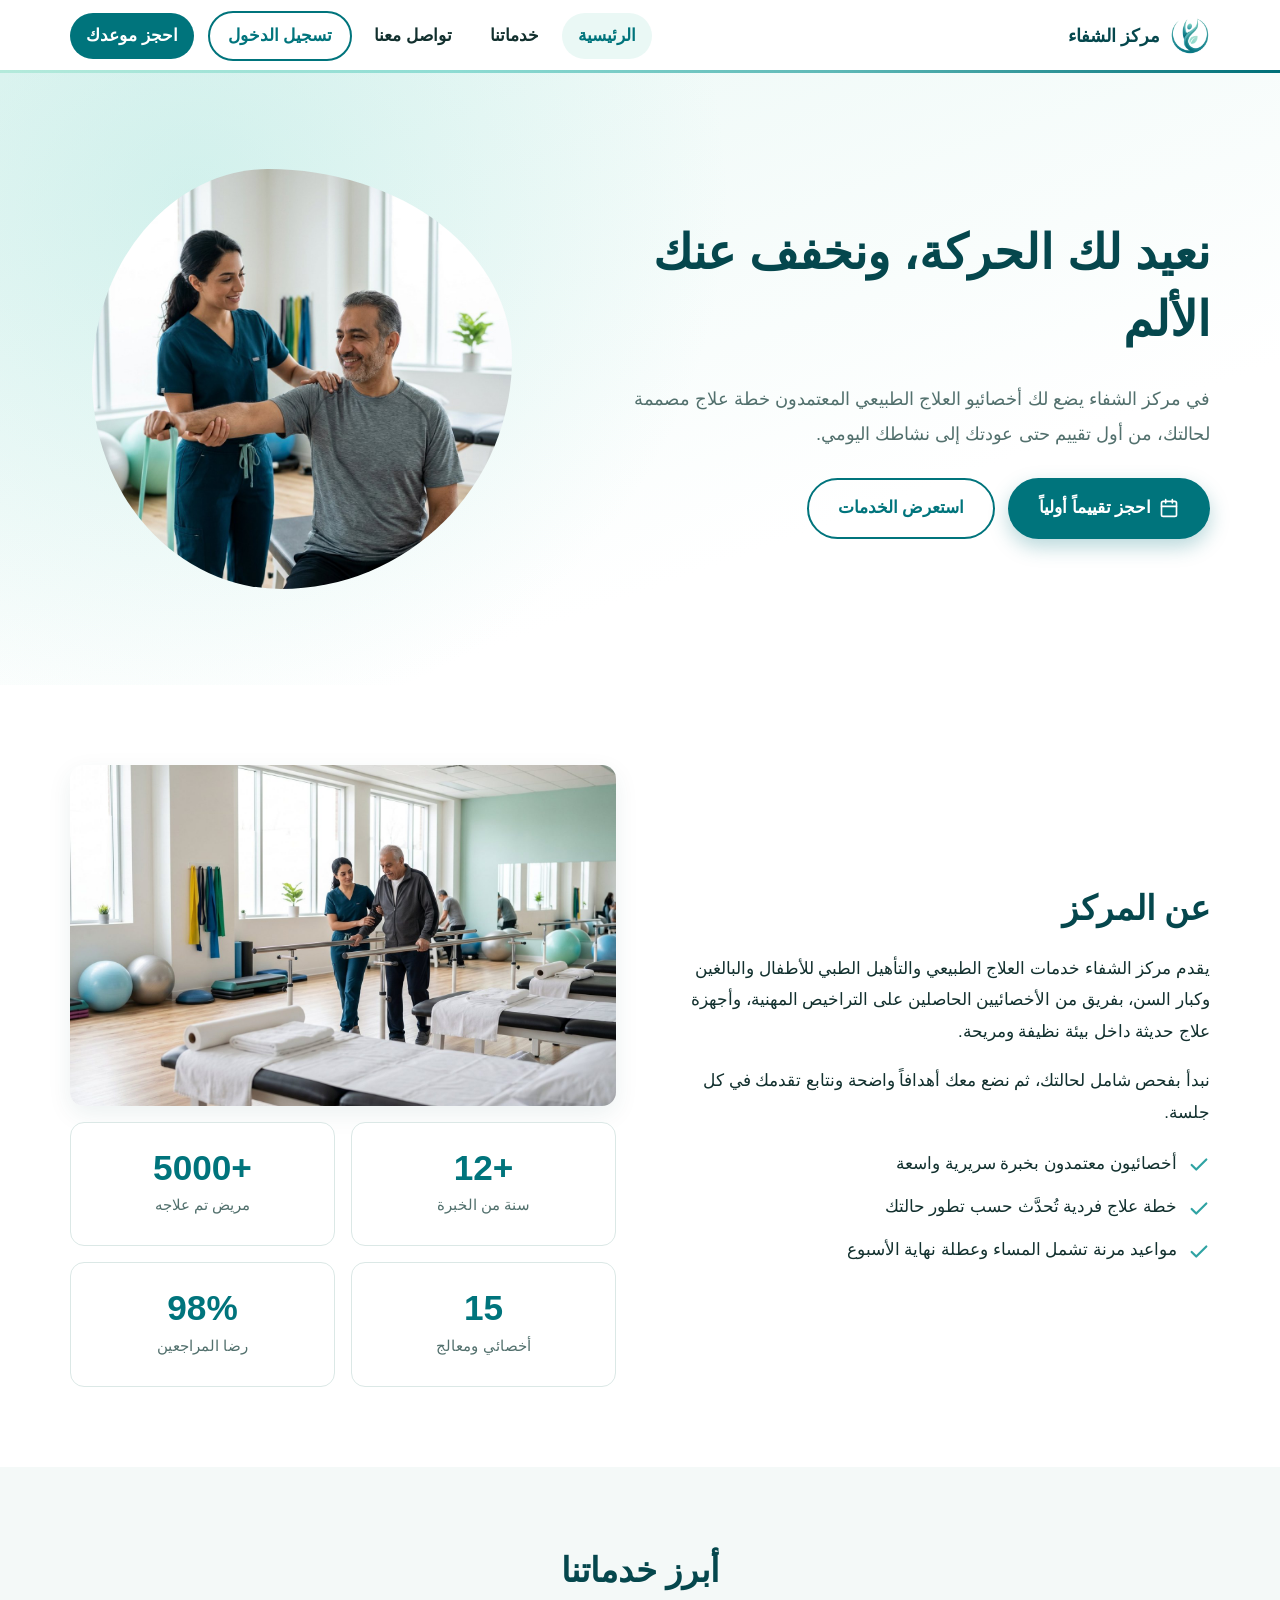
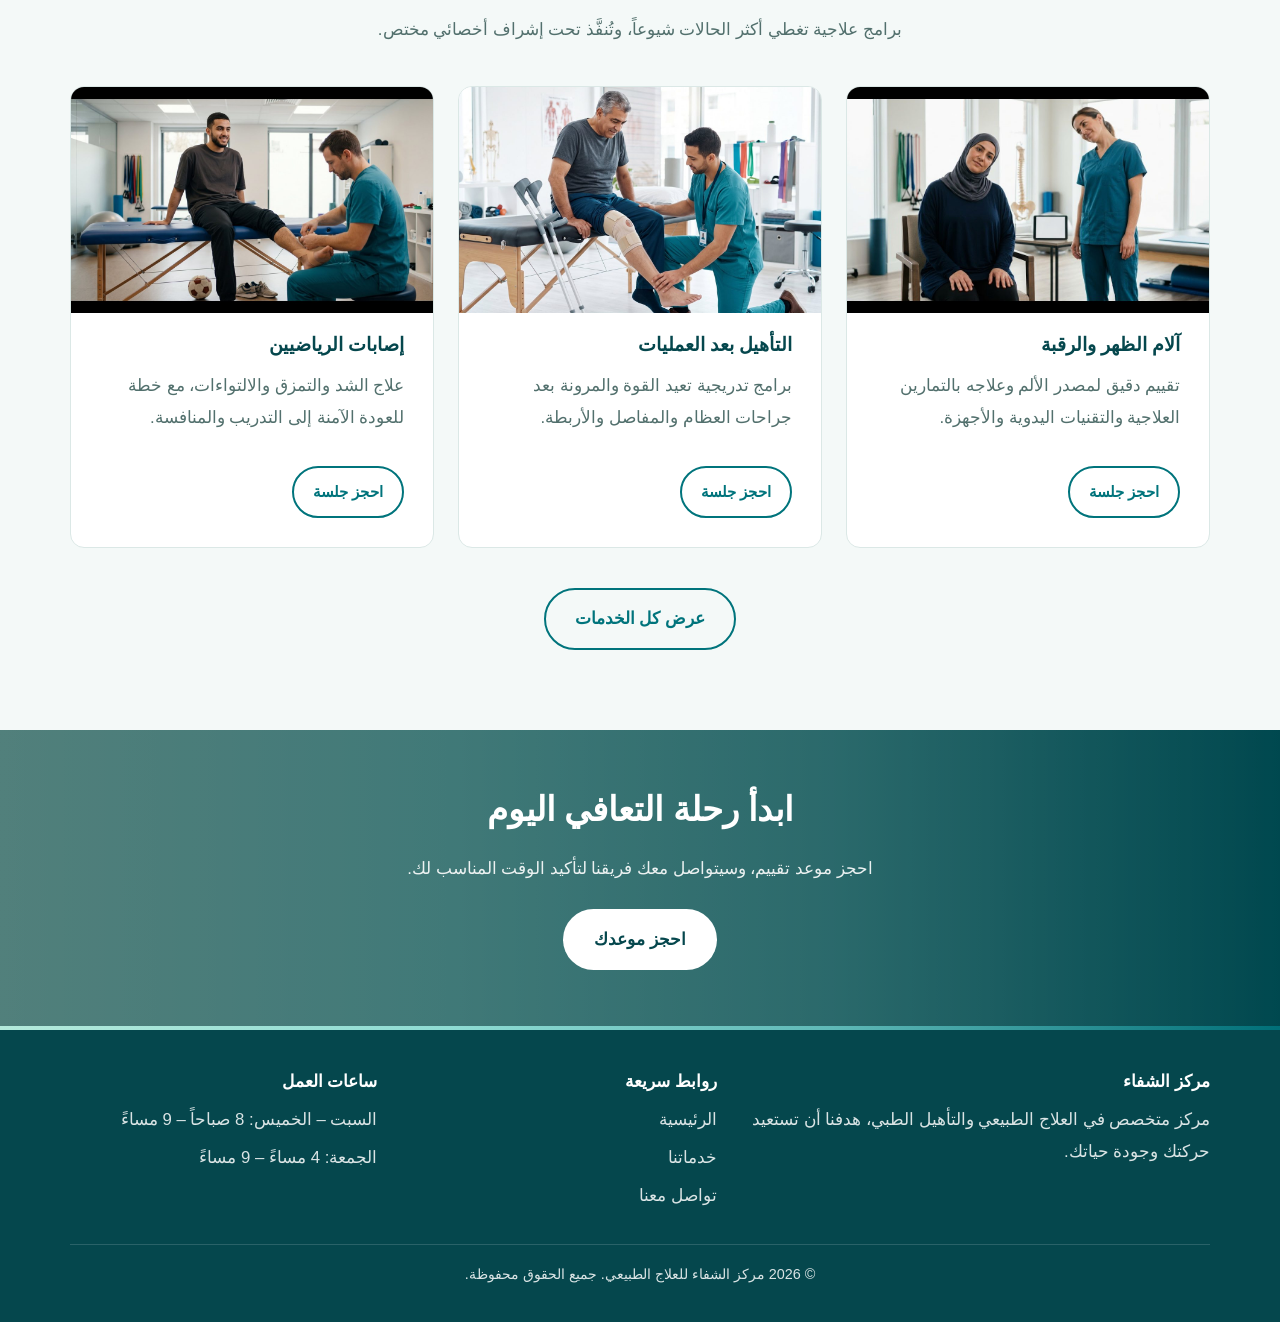
<file: index.html>
<!DOCTYPE html>
<html lang="ar" dir="rtl">
<head>
  <meta charset="UTF-8">
  <meta name="viewport" content="width=device-width, initial-scale=1">
  <title>مركز الشفاء للعلاج الطبيعي والتأهيل الطبي</title>
  <meta name="description" content="مركز الشفاء للعلاج الطبيعي والتأهيل الطبي: أخصائيون معتمدون، أجهزة حديثة، وخطط علاج مصممة لحالتك.">
  <link rel="stylesheet" href="Css/style.css">
</head>
<body>

  <header class="site-header">
    <div class="container nav">
      <a class="logo" href="index.html">
        <img src="images/logo.png" alt="شعار مركز الشفاء" width="40" height="40">
        <span>مركز الشفاء</span>
      </a>
      <button class="nav-toggle" aria-expanded="false" aria-controls="nav-menu" aria-label="فتح القائمة">
        <svg width="28" height="28" viewBox="0 0 24 24" fill="none" stroke="currentColor" stroke-width="2" stroke-linecap="round" aria-hidden="true"><path d="M3 6h18M3 12h18M3 18h18"/></svg>
      </button>
      <ul class="nav-menu" id="nav-menu">
        <li><a href="index.html">الرئيسية</a></li>
        <li><a href="services.html">خدماتنا</a></li>
        <li><a href="contact.html">تواصل معنا</a></li>
        <li><button type="button" class="btn-login" id="auth-btn">تسجيل الدخول</button></li>
        <li><a class="nav-cta" href="contact.html#booking" data-auth>احجز موعدك</a></li>
      </ul>
    </div>
  </header>

  <main>
    <section class="hero">
      <div class="container hero-grid">
        <div class="hero-text">
          <h1>نعيد لك الحركة، ونخفف عنك الألم</h1>
          <p>في مركز الشفاء يضع لك أخصائيو العلاج الطبيعي المعتمدون خطة علاج مصممة لحالتك، من أول تقييم حتى عودتك إلى نشاطك اليومي.</p>
          <div class="hero-actions">
            <a class="btn btn-primary" href="contact.html#booking" data-auth>
              <svg width="20" height="20" viewBox="0 0 24 24" fill="none" stroke="currentColor" stroke-width="2" stroke-linecap="round" stroke-linejoin="round" aria-hidden="true"><rect x="3" y="4" width="18" height="18" rx="2"/><path d="M16 2v4M8 2v4M3 10h18"/></svg>
              احجز تقييماً أولياً
            </a>
            <a class="btn btn-outline" href="services.html">استعرض الخدمات</a>
          </div>
        </div>
        <div class="hero-visual">
          <img src="images/hero-clinic.jpg" alt="صورة مركز الشفاء للعلاج الطبيعي" width="420" height="420">
        </div>
      </div>
    </section>

    <section class="section" id="about">
      <div class="container about-grid">
        <div>
          <h2>عن المركز</h2>
          <p>يقدم مركز الشفاء خدمات العلاج الطبيعي والتأهيل الطبي للأطفال والبالغين وكبار السن، بفريق من الأخصائيين الحاصلين على التراخيص المهنية، وأجهزة علاج حديثة داخل بيئة نظيفة ومريحة.</p>
          <p>نبدأ بفحص شامل لحالتك، ثم نضع معك أهدافاً واضحة ونتابع تقدمك في كل جلسة.</p>
          <ul class="check-list">
            <li>
              <svg width="22" height="22" viewBox="0 0 24 24" fill="none" stroke="currentColor" stroke-width="2.4" stroke-linecap="round" stroke-linejoin="round" aria-hidden="true"><path d="M20 6 9 17l-5-5"/></svg>
              <span>أخصائيون معتمدون بخبرة سريرية واسعة</span>
            </li>
            <li>
              <svg width="22" height="22" viewBox="0 0 24 24" fill="none" stroke="currentColor" stroke-width="2.4" stroke-linecap="round" stroke-linejoin="round" aria-hidden="true"><path d="M20 6 9 17l-5-5"/></svg>
              <span>خطة علاج فردية تُحدَّث حسب تطور حالتك</span>
            </li>
            <li>
              <svg width="22" height="22" viewBox="0 0 24 24" fill="none" stroke="currentColor" stroke-width="2.4" stroke-linecap="round" stroke-linejoin="round" aria-hidden="true"><path d="M20 6 9 17l-5-5"/></svg>
              <span>مواعيد مرنة تشمل المساء وعطلة نهاية الأسبوع</span>
            </li>
          </ul>
        </div>
        <div>
          <div class="about-media"><img src="images/about-center.jpg" alt="صورة من داخل المركز" loading="lazy" width="640" height="400"></div>
        <div class="stats">
          <div class="stat"><strong>+12</strong><span>سنة من الخبرة</span></div>
          <div class="stat"><strong>+5000</strong><span>مريض تم علاجه</span></div>
          <div class="stat"><strong>15</strong><span>أخصائي ومعالج</span></div>
          <div class="stat"><strong>98%</strong><span>رضا المراجعين</span></div>
        </div>
        </div>
      </div>
    </section>

    <section class="section section-alt">
      <div class="container">
        <div class="section-head">
          <h2>أبرز خدماتنا</h2>
          <p>برامج علاجية تغطي أكثر الحالات شيوعاً، وتُنفَّذ تحت إشراف أخصائي مختص.</p>
        </div>
        <div class="grid grid-3">
          <article class="card">
            <div class="card-media"><img src="images/service-1.jpg" alt="آلام الظهر والرقبة" loading="lazy" width="600" height="375"></div>
            <h3>آلام الظهر والرقبة</h3>
            <p>تقييم دقيق لمصدر الألم وعلاجه بالتمارين العلاجية والتقنيات اليدوية والأجهزة.</p>
          <a class="btn btn-outline card-btn" href="contact.html#booking" data-auth data-service="آلام الظهر والرقبة">احجز جلسة</a>
          </article>
          <article class="card">
            <div class="card-media"><img src="images/service-2.jpg" alt="التأهيل بعد العمليات" loading="lazy" width="600" height="375"></div>
            <h3>التأهيل بعد العمليات</h3>
            <p>برامج تدريجية تعيد القوة والمرونة بعد جراحات العظام والمفاصل والأربطة.</p>
          <a class="btn btn-outline card-btn" href="contact.html#booking" data-auth data-service="التأهيل بعد العمليات">احجز جلسة</a>
          </article>
          <article class="card">
            <div class="card-media"><img src="images/service-3.jpg" alt="إصابات الرياضيين" loading="lazy" width="600" height="375"></div>
            <h3>إصابات الرياضيين</h3>
            <p>علاج الشد والتمزق والالتواءات، مع خطة للعودة الآمنة إلى التدريب والمنافسة.</p>
          <a class="btn btn-outline card-btn" href="contact.html#booking" data-auth data-service="إصابات الملاعب">احجز جلسة</a>
          </article>
        </div>
        <div class="section-head" style="margin: 2.5rem auto 0;">
          <a class="btn btn-outline" href="services.html">عرض كل الخدمات</a>
        </div>
      </div>
    </section>

    <section class="cta-band">
      <div class="container">
        <h2>ابدأ رحلة التعافي اليوم</h2>
        <p>احجز موعد تقييم، وسيتواصل معك فريقنا لتأكيد الوقت المناسب لك.</p>
        <a class="btn btn-primary" href="contact.html#booking" data-auth>احجز موعدك</a>
      </div>
    </section>
  </main>

  <footer class="site-footer">
    <div class="container">
      <div class="footer-grid">
        <div>
          <h3>مركز الشفاء</h3>
          <p>مركز متخصص في العلاج الطبيعي والتأهيل الطبي، هدفنا أن تستعيد حركتك وجودة حياتك.</p>
        </div>
        <div>
          <h3>روابط سريعة</h3>
          <ul>
            <li><a href="index.html">الرئيسية</a></li>
            <li><a href="services.html">خدماتنا</a></li>
            <li><a href="contact.html">تواصل معنا</a></li>
          </ul>
        </div>
        <div>
          <h3>ساعات العمل</h3>
          <ul>
            <li>السبت – الخميس: 8 صباحاً – 9 مساءً</li>
            <li>الجمعة: 4 مساءً – 9 مساءً</li>
          </ul>
        </div>
      </div>
      <p class="footer-bottom">© <span id="year">2026</span> مركز الشفاء للعلاج الطبيعي. جميع الحقوق محفوظة.</p>
    </div>
  </footer>

  <script src="Js/script.js"></script>
</body>
</html>
</file>
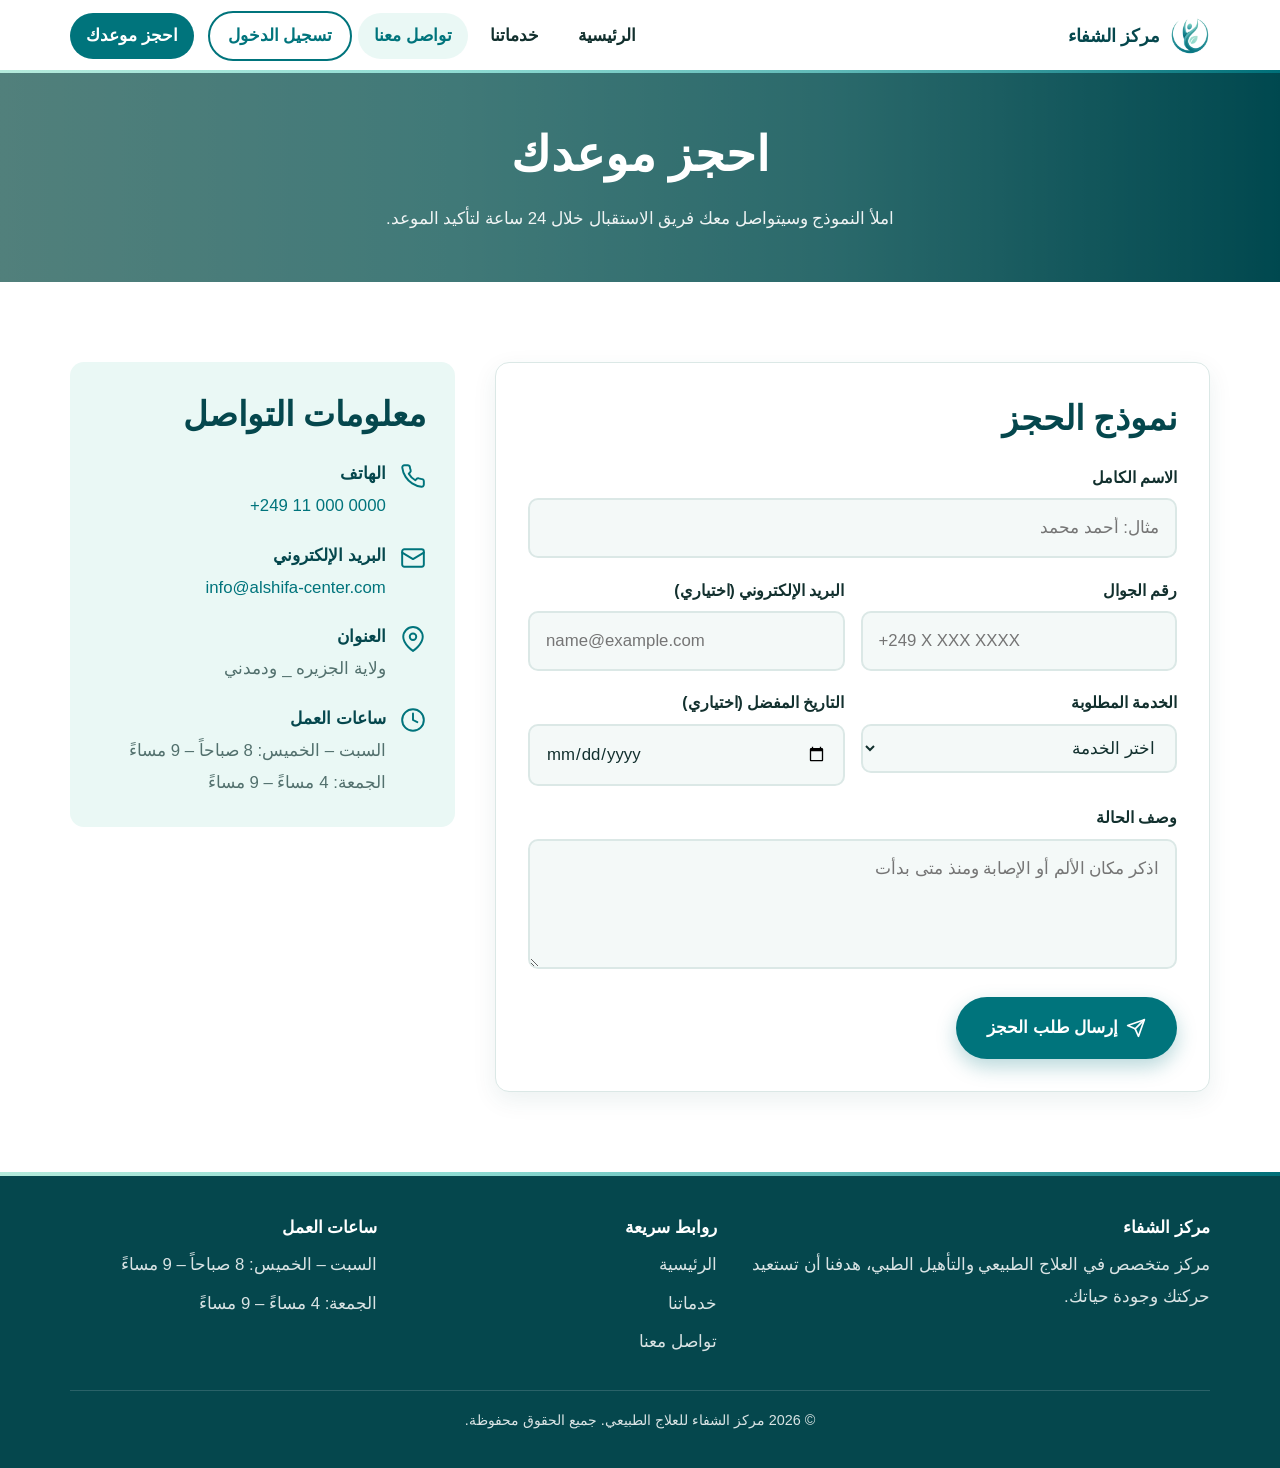
<file: contact.html>
<!DOCTYPE html>
<html lang="ar" dir="rtl">
<head>
  <meta charset="UTF-8">
  <meta name="viewport" content="width=device-width, initial-scale=1">
  <title>تواصل معنا واحجز موعدك | مركز الشفاء</title>
  <meta name="description" content="احجز موعدك في مركز الشفاء للعلاج الطبيعي أو تواصل معنا عبر الهاتف أو البريد الإلكتروني.">
  <link rel="stylesheet" href="Css/style.css">
</head>
<body>

  <header class="site-header">
    <div class="container nav">
      <a class="logo" href="index.html">
        <img src="images/logo.png" alt="شعار مركز الشفاء" width="40" height="40">
        <span>مركز الشفاء</span>
      </a>
      <button class="nav-toggle" aria-expanded="false" aria-controls="nav-menu" aria-label="فتح القائمة">
        <svg width="28" height="28" viewBox="0 0 24 24" fill="none" stroke="currentColor" stroke-width="2" stroke-linecap="round" aria-hidden="true"><path d="M3 6h18M3 12h18M3 18h18"/></svg>
      </button>
      <ul class="nav-menu" id="nav-menu">
        <li><a href="index.html">الرئيسية</a></li>
        <li><a href="services.html">خدماتنا</a></li>
        <li><a href="contact.html">تواصل معنا</a></li>
        <li><button type="button" class="btn-login" id="auth-btn">تسجيل الدخول</button></li>
        <li><a class="nav-cta" href="contact.html#booking" data-auth>احجز موعدك</a></li>
      </ul>
    </div>
  </header>

  <main>
    <section class="page-banner">
      <div class="container">
        <h1>احجز موعدك</h1>
        <p>املأ النموذج وسيتواصل معك فريق الاستقبال خلال 24 ساعة لتأكيد الموعد.</p>
      </div>
    </section>

    <section class="section" id="booking">
      <div class="container contact-grid">

        <form class="contact-form" id="contact-form" novalidate>
          <h2>نموذج الحجز</h2>

          <div class="form-group">
            <label for="name">الاسم الكامل</label>
            <input type="text" id="name" name="name" autocomplete="name" placeholder="مثال: أحمد محمد">
            <small class="form-error" role="alert"></small>
          </div>

          <div class="form-row">
            <div class="form-group">
              <label for="phone">رقم الجوال</label>
              <input type="tel" id="phone" name="phone" autocomplete="tel" dir="ltr" inputmode="tel" placeholder="+249 X XXX XXXX">
              <small class="form-error" role="alert"></small>
            </div>
            <div class="form-group">
              <label for="email">البريد الإلكتروني (اختياري)</label>
              <input type="email" id="email" name="email" autocomplete="email" dir="ltr" placeholder="name@example.com">
              <small class="form-error" role="alert"></small>
            </div>
          </div>

          <div class="form-row">
            <div class="form-group">
              <label for="service">الخدمة المطلوبة</label>
              <select id="service" name="service">
                <option value="">اختر الخدمة</option>
                <option>آلام الظهر والرقبة</option>
                <option>التأهيل بعد العمليات</option>
                <option>إصابات الملاعب</option>
                <option>تأهيل الأعصاب</option>
                <option>العلاج الطبيعي للأطفال</option>
                <option>رعاية كبار السن</option>
                <option>التدليك العلاجي</option>
                <option>العلاج بالأجهزة</option>
                <option>العلاج الطبيعي المنزلي</option>
              </select>
              <small class="form-error" role="alert"></small>
            </div>
            <div class="form-group">
              <label for="date">التاريخ المفضل (اختياري)</label>
              <input type="date" id="date" name="date">
              <small class="form-error" role="alert"></small>
            </div>
          </div>

          <div class="form-group">
            <label for="message">وصف الحالة</label>
            <textarea id="message" name="message" placeholder="اذكر مكان الألم أو الإصابة ومنذ متى بدأت"></textarea>
            <small class="form-error" role="alert"></small>
          </div>

          <button type="submit" class="btn btn-primary">
            <svg width="20" height="20" viewBox="0 0 24 24" fill="none" stroke="currentColor" stroke-width="2" stroke-linecap="round" stroke-linejoin="round" aria-hidden="true"><path d="m22 2-7 20-4-9-9-4 20-7z"/><path d="M22 2 11 13"/></svg>
            إرسال طلب الحجز
          </button>

          <div class="form-success" id="form-success" role="status"></div>
        </form>

        <aside class="info-card">
          <h2>معلومات التواصل</h2>
          <ul class="info-list">
            <li>
              <svg width="26" height="26" viewBox="0 0 24 24" fill="none" stroke="currentColor" stroke-width="1.8" stroke-linecap="round" stroke-linejoin="round" aria-hidden="true"><path d="M22 16.900v3a2 2 0 0 1-2.200 2 19.800 19.800 0 0 1-8.600-3.100 19.500 19.500 0 0 1-6-6A19.800 19.800 0 0 1 2.100 4.200 2 2 0 0 1 4.100 2h3a2 2 0 0 1 2 1.700c.1 1 .4 1.900.7 2.800a2 2 0 0 1-.5 2.100L8.100 9.900a16 16 0 0 0 6 6l1.300-1.300a2 2 0 0 1 2.100-.4c.9.300 1.800.6 2.800.7a2 2 0 0 1 1.700 2z"/></svg>
              <div><strong>الهاتف</strong><a href="tel:+249 110000000" dir="ltr">+249 11 000 0000</a></div>
            </li>
            <li>
              <svg width="26" height="26" viewBox="0 0 24 24" fill="none" stroke="currentColor" stroke-width="1.8" stroke-linecap="round" stroke-linejoin="round" aria-hidden="true"><rect x="2" y="4" width="20" height="16" rx="2"/><path d="m22 7-10 6L2 7"/></svg>
              <div><strong>البريد الإلكتروني</strong><a href="mailto:info@alshifa-center.com">info@alshifa-center.com</a></div>
            </li>
            <li>
              <svg width="26" height="26" viewBox="0 0 24 24" fill="none" stroke="currentColor" stroke-width="1.8" stroke-linecap="round" stroke-linejoin="round" aria-hidden="true"><path d="M21 10c0 7-9 13-9 13S3 17 3 10a9 9 0 0 1 18 0z"/><circle cx="12" cy="10" r="3"/></svg>
              <div><strong>العنوان</strong><span>ولاية الجزيره _ ودمدني</span></div>
            </li>
            <li>
              <svg width="26" height="26" viewBox="0 0 24 24" fill="none" stroke="currentColor" stroke-width="1.8" stroke-linecap="round" stroke-linejoin="round" aria-hidden="true"><circle cx="12" cy="12" r="10"/><path d="M12 6v6l4 2"/></svg>
              <div><strong>ساعات العمل</strong><span>السبت – الخميس: 8 صباحاً – 9 مساءً<br>الجمعة: 4 مساءً – 9 مساءً</span></div>
            </li>
          </ul>
        </aside>

      </div>
    </section>
  </main>

  <footer class="site-footer">
    <div class="container">
      <div class="footer-grid">
        <div>
          <h3>مركز الشفاء</h3>
          <p>مركز متخصص في العلاج الطبيعي والتأهيل الطبي، هدفنا أن تستعيد حركتك وجودة حياتك.</p>
        </div>
        <div>
          <h3>روابط سريعة</h3>
          <ul>
            <li><a href="index.html">الرئيسية</a></li>
            <li><a href="services.html">خدماتنا</a></li>
            <li><a href="contact.html">تواصل معنا</a></li>
          </ul>
        </div>
        <div>
          <h3>ساعات العمل</h3>
          <ul>
            <li>السبت – الخميس: 8 صباحاً – 9 مساءً</li>
            <li>الجمعة: 4 مساءً – 9 مساءً</li>
          </ul>
        </div>
      </div>
      <p class="footer-bottom">© <span id="year">2026</span> مركز الشفاء للعلاج الطبيعي. جميع الحقوق محفوظة.</p>
    </div>
  </footer>

  <script src="Js/script.js"></script>
</body>
</html>
</file>
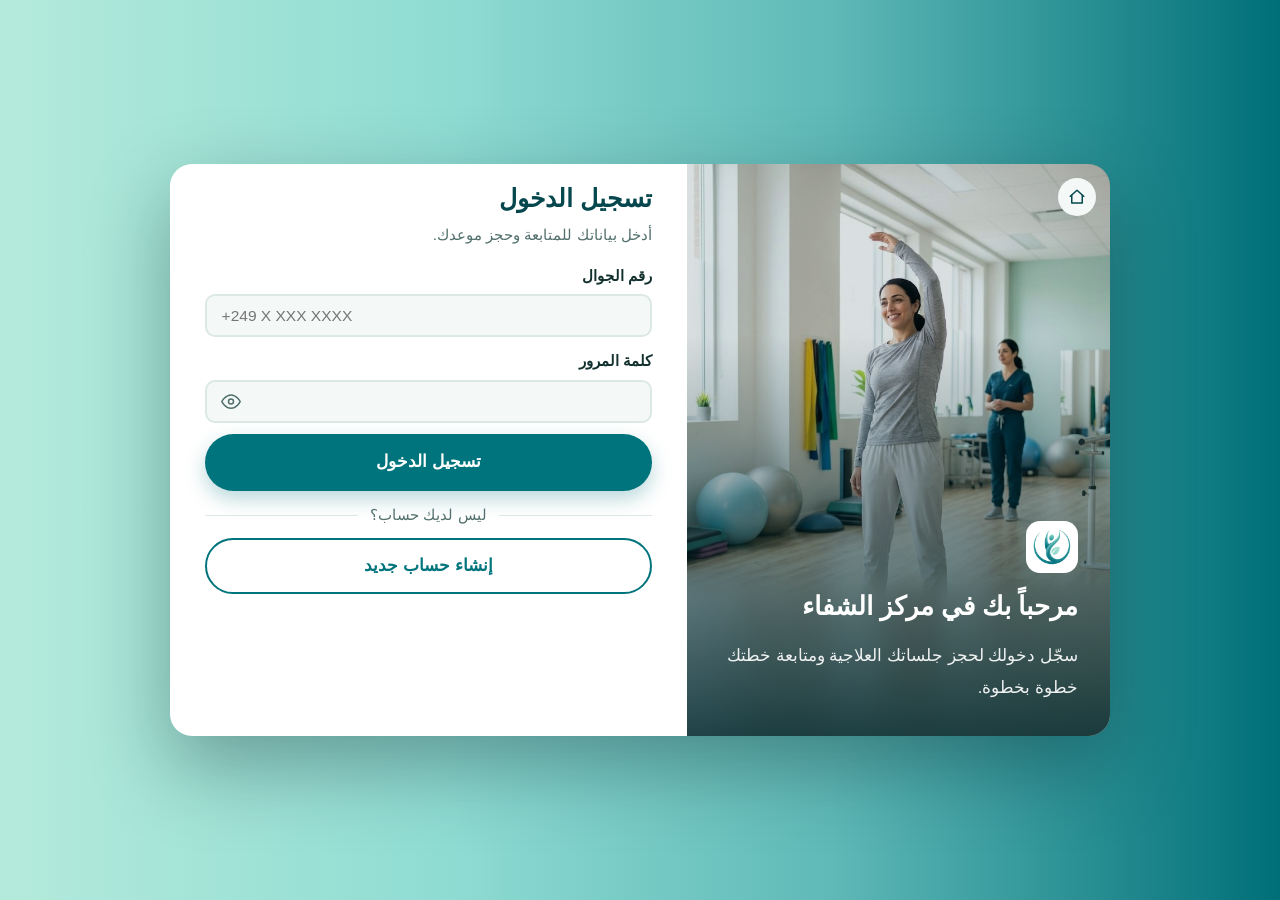
<file: login.html>
<!DOCTYPE html>
<html lang="ar" dir="rtl">
<head>
  <meta charset="UTF-8">
  <meta name="viewport" content="width=device-width, initial-scale=1">
  <title>تسجيل الدخول | مركز الشفاء للعلاج الطبيعي</title>
  <meta name="description" content="سجّل دخولك أو أنشئ حساباً جديداً في مركز الشفاء لحجز جلساتك العلاجية.">
  <link rel="stylesheet" href="Css/style.css">
</head>
<body>

  <main class="auth-page">
      <div class="auth-modal" aria-labelledby="auth-title">
        <a class="auth-close" href="index.html" aria-label="العودة للصفحة الرئيسية" title="العودة للرئيسية">
          <svg width="18" height="18" viewBox="0 0 24 24" fill="none" stroke="currentColor" stroke-width="2" stroke-linecap="round" stroke-linejoin="round" aria-hidden="true">
            <path d="m3 11 9-8 9 8"/>
            <path d="M5 10v10h14V10"/>
          </svg>
        </a>
        <aside class="auth-side">
          <img src="images/auth-side.jpg" alt="">
          <div class="auth-side-text">
            <img class="auth-logo" src="images/logo.png" alt="شعار مركز الشفاء">
            <h2>مرحباً بك في مركز الشفاء</h2>
            <p>سجّل دخولك لحجز جلساتك العلاجية ومتابعة خطتك خطوة بخطوة.</p>
          </div>
        </aside>
        <div class="auth-main">
          <div class="auth-views">
            <section class="auth-view is-active" data-name="login">
              <h2 id="auth-title">تسجيل الدخول</h2>
              <p class="auth-sub">أدخل بياناتك للمتابعة وحجز موعدك.</p>
              <div class="auth-alert" id="login-alert" role="alert">
              </div>
              <form id="login-form" novalidate>
                <div class="form-group">
                  <label for="l-phone">رقم الجوال</label>
                  <input id="l-phone" type="tel" dir="ltr" inputmode="tel" autocomplete="tel" placeholder="+249 X XXX XXXX">
                  <small class="form-error" role="alert">
                  </small>
                </div>
                <div class="form-group">
                  <label for="l-pass">كلمة المرور</label>
                  <div class="pw-wrap">
                    <input id="l-pass" type="password" autocomplete="current-password">
                    <button type="button" class="pw-toggle" data-target="l-pass" aria-label="إظهار أو إخفاء كلمة المرور">
                      <svg width="20" height="20" viewBox="0 0 24 24" fill="none" stroke="currentColor" stroke-width="1.8" stroke-linecap="round" stroke-linejoin="round" aria-hidden="true">
                        <path d="M1 12s4-8 11-8 11 8 11 8-4 8-11 8S1 12 1 12z"/>
                        <circle cx="12" cy="12" r="3"/>
                      </svg>
                    </button>
                  </div>
                  <small class="form-error" role="alert">
                  </small>
                </div>
                <button type="submit" class="btn btn-primary btn-block">تسجيل الدخول</button>
              </form>
              <div class="auth-divider">ليس لديك حساب؟</div>
              <button type="button" class="btn btn-outline btn-block" data-go="register">إنشاء حساب جديد</button>
            </section>
            <section class="auth-view" data-name="register">
              <h2>إنشاء حساب جديد</h2>
              <p class="auth-sub">بيانات بسيطة تساعدنا على خدمتك بشكل أفضل.</p>
              <div class="reg-progress">
                <span id="reg-label">الخطوة 1 من 2: بيانات الحساب</span>
                <div class="reg-bar" id="reg-bar">
                  <span>
                  </span>
                </div>
              </div>
              <div class="auth-alert" id="reg-alert" role="alert">
              </div>
              <form id="register-form" novalidate>
                <div class="reg-steps">
                  <div class="reg-step is-active" data-step="1">
                    <div class="form-row">
<div class="form-group">
                      <label for="r-name">الاسم الكامل</label>
                      <input id="r-name" type="text" autocomplete="name">
                      <small class="form-error" role="alert">
                      </small>
                    </div>
                    <div class="form-group">
                      <label for="r-phone">رقم الجوال</label>
                      <input id="r-phone" type="tel" dir="ltr" inputmode="tel" autocomplete="tel" placeholder="+249 X XXX XXXX">
                      <small class="form-error" role="alert">
                      </small>
                    </div>
</div>
                    <div class="form-row">
<div class="form-group">
                      <label for="r-pass">كلمة المرور</label>
                      <div class="pw-wrap">
                        <input id="r-pass" type="password" autocomplete="new-password">
                        <button type="button" class="pw-toggle" data-target="r-pass" aria-label="إظهار أو إخفاء كلمة المرور">
                          <svg width="20" height="20" viewBox="0 0 24 24" fill="none" stroke="currentColor" stroke-width="1.8" stroke-linecap="round" stroke-linejoin="round" aria-hidden="true">
                            <path d="M1 12s4-8 11-8 11 8 11 8-4 8-11 8S1 12 1 12z"/>
                            <circle cx="12" cy="12" r="3"/>
                          </svg>
                        </button>
                      </div>
                      <small class="form-error" role="alert">
                      </small>
                    </div>
                    <div class="form-group">
                      <label for="r-pass2">تأكيد كلمة المرور</label>
                      <div class="pw-wrap">
                        <input id="r-pass2" type="password" autocomplete="new-password">
                        <button type="button" class="pw-toggle" data-target="r-pass2" aria-label="إظهار أو إخفاء كلمة المرور">
                          <svg width="20" height="20" viewBox="0 0 24 24" fill="none" stroke="currentColor" stroke-width="1.8" stroke-linecap="round" stroke-linejoin="round" aria-hidden="true">
                            <path d="M1 12s4-8 11-8 11 8 11 8-4 8-11 8S1 12 1 12z"/>
                            <circle cx="12" cy="12" r="3"/>
                          </svg>
                        </button>
                      </div>
                      <small class="form-error" role="alert">
                      </small>
                    </div>
</div>
                    <div class="reg-actions">
                      <button type="button" class="btn btn-primary" id="reg-next">التالي</button>
                    </div>
                  </div>
                  <div class="reg-step" data-step="2">
                    <div class="form-row">
                      <div class="form-group">
                        <label for="r-age">العمر</label>
                        <input id="r-age" type="number" min="1" max="120" inputmode="numeric">
                        <small class="form-error" role="alert">
                        </small>
                      </div>
                      <div class="form-group">
                        <label for="r-gender">الجنس</label>
                        <select id="r-gender">
                          <option value="">اختر</option>
                          <option>ذكر</option>
                          <option>أنثى</option>
                        </select>
                        <small class="form-error" role="alert">
                        </small>
                      </div>
                    </div>
                    <div class="form-group">
                      <label for="r-city">السكن (المدينة والحي)</label>
                      <input id="r-city" type="text" autocomplete="address-level2">
                      <small class="form-error" role="alert">
                      </small>
                    </div>
                    <div class="form-group">
                      <label for="r-notes">حالتك الصحية (اختياري)</label>
                      <input id="r-notes" type="text" placeholder="أمراض مزمنة أو إصابات سابقة">
                    </div>
                    <div class="reg-actions">
                      <button type="button" class="btn btn-outline btn-back" id="reg-back">رجوع</button>
                      <button type="submit" class="btn btn-primary">إنشاء الحساب</button>
                    </div>
                  </div>
                </div>
              </form>
              <div class="auth-divider">لديك حساب بالفعل؟</div>
              <button type="button" class="btn btn-outline btn-block" data-go="login">العودة لتسجيل الدخول</button>
            </section>
          </div>
        </div>
      </div>
  </main>

  <script src="Js/script.js"></script>
</body>
</html>
</file>
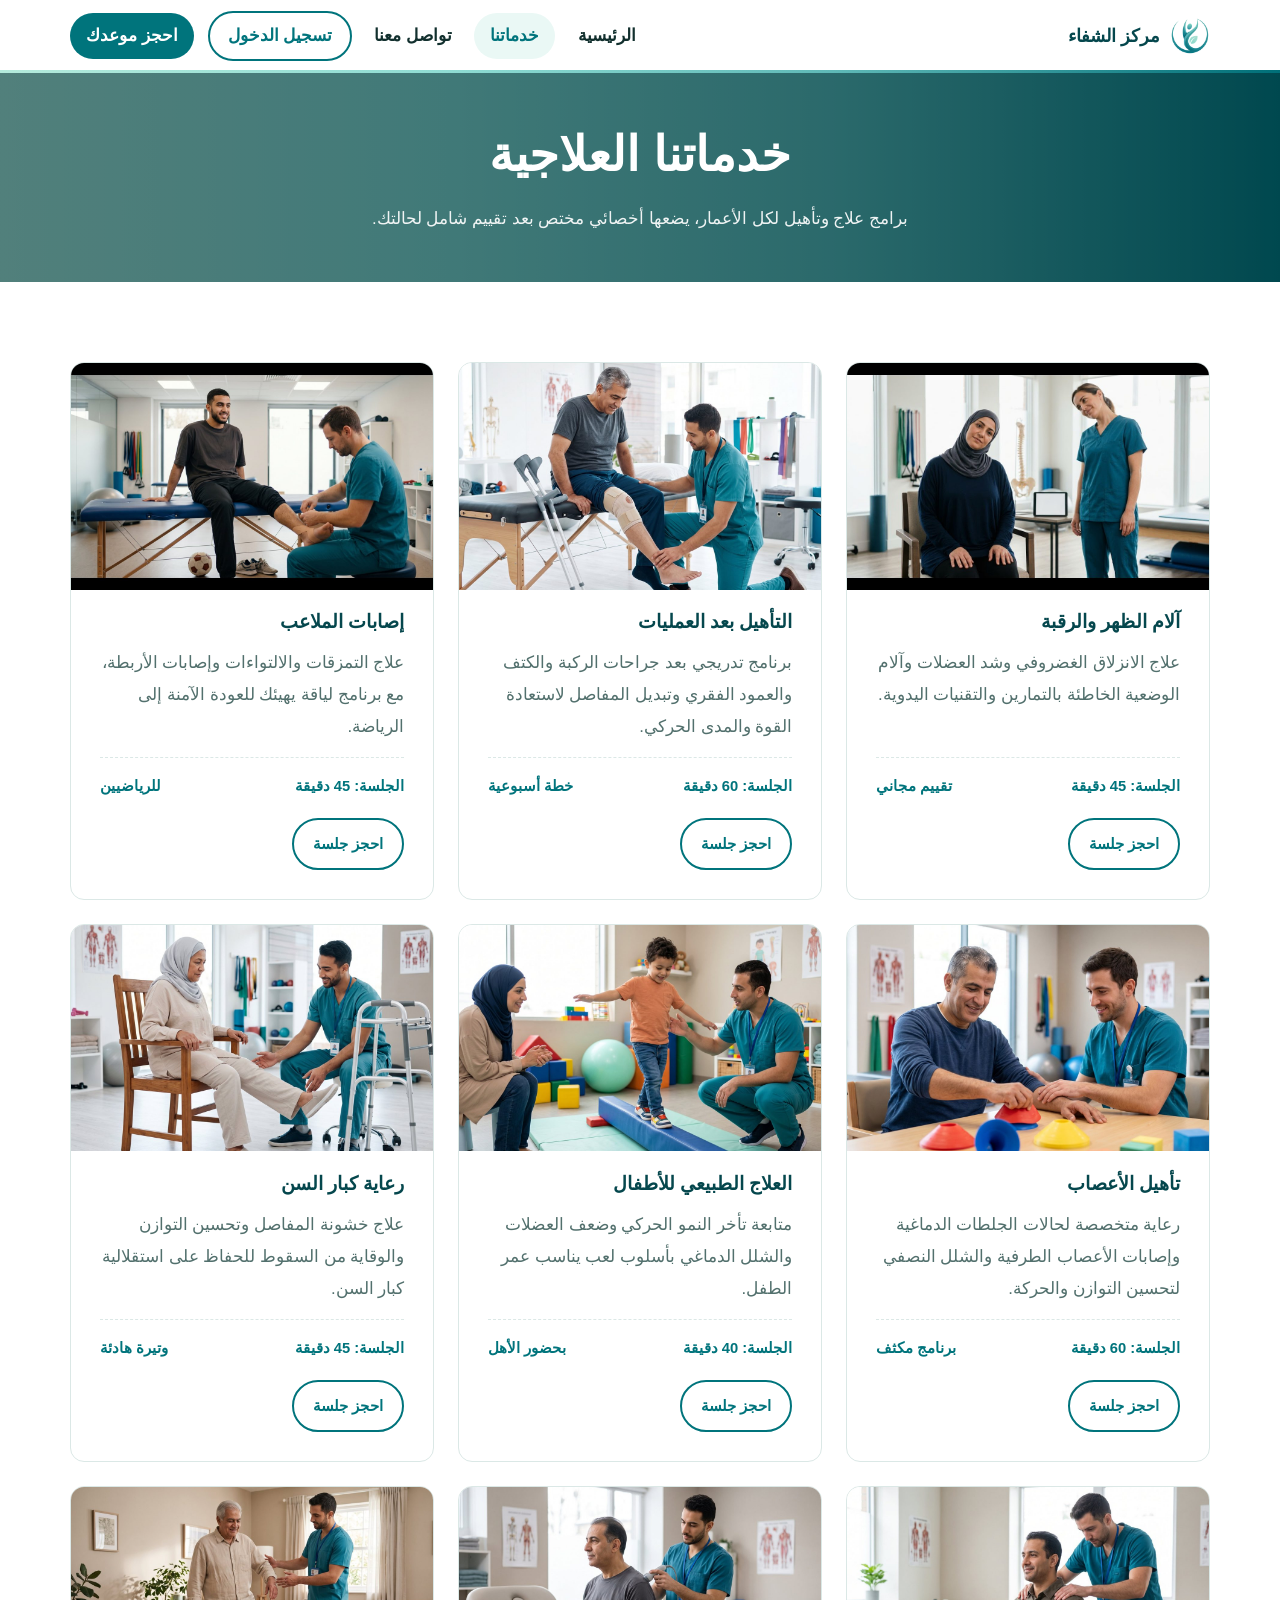
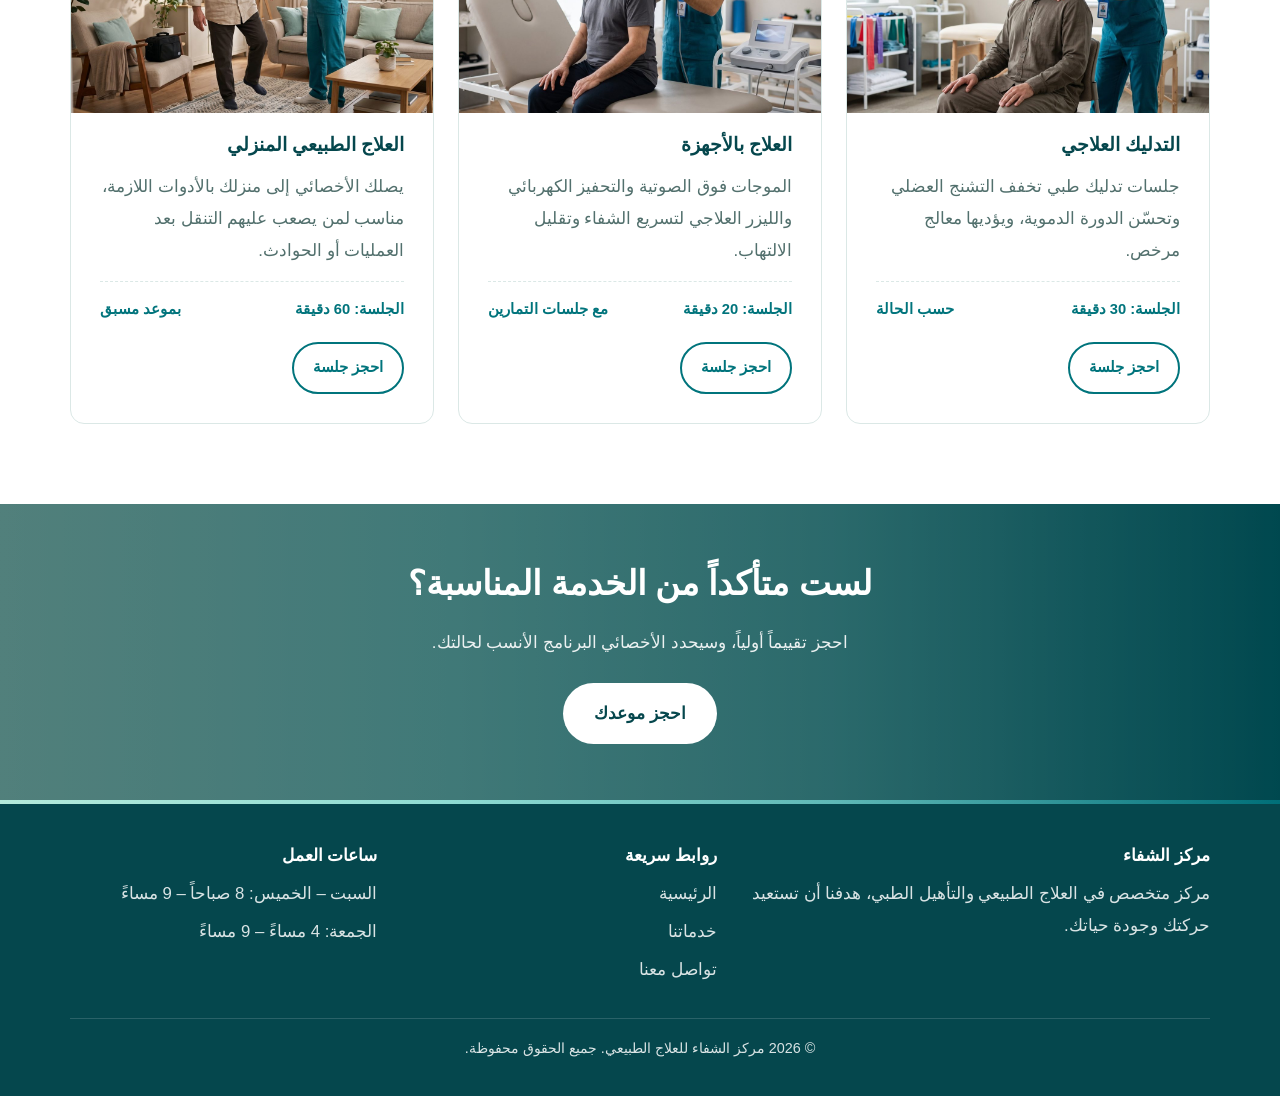
<file: services.html>
<!DOCTYPE html>
<html lang="ar" dir="rtl">
<head>
  <meta charset="UTF-8">
  <meta name="viewport" content="width=device-width, initial-scale=1">
  <title>خدماتنا | مركز الشفاء للعلاج الطبيعي</title>
  <meta name="description" content="خدمات العلاج الطبيعي والتأهيل الطبي في مركز الشفاء: الظهر والرقبة، ما بعد العمليات، الرياضيين، الأعصاب، الأطفال، وكبار السن.">
  <link rel="stylesheet" href="Css/style.css">
</head>
<body>

  <header class="site-header">
    <div class="container nav">
      <a class="logo" href="index.html">
        <img src="images/logo.png" alt="شعار مركز الشفاء" width="40" height="40">
        <span>مركز الشفاء</span>
      </a>
      <button class="nav-toggle" aria-expanded="false" aria-controls="nav-menu" aria-label="فتح القائمة">
        <svg width="28" height="28" viewBox="0 0 24 24" fill="none" stroke="currentColor" stroke-width="2" stroke-linecap="round" aria-hidden="true"><path d="M3 6h18M3 12h18M3 18h18"/></svg>
      </button>
      <ul class="nav-menu" id="nav-menu">
        <li><a href="index.html">الرئيسية</a></li>
        <li><a href="services.html">خدماتنا</a></li>
        <li><a href="contact.html">تواصل معنا</a></li>
        <li><button type="button" class="btn-login" id="auth-btn">تسجيل الدخول</button></li>
        <li><a class="nav-cta" href="contact.html#booking" data-auth>احجز موعدك</a></li>
      </ul>
    </div>
  </header>

  <main>
    <section class="page-banner">
      <div class="container">
        <h1>خدماتنا العلاجية</h1>
        <p>برامج علاج وتأهيل لكل الأعمار، يضعها أخصائي مختص بعد تقييم شامل لحالتك.</p>
      </div>
    </section>

    <section class="section">
      <div class="container">
        <div class="grid grid-3">

          <article class="card">
            <div class="card-media"><img src="images/service-1.jpg" alt="آلام الظهر والرقبة" loading="lazy" width="600" height="375"></div>
            <h3>آلام الظهر والرقبة</h3>
            <p>علاج الانزلاق الغضروفي وشد العضلات وآلام الوضعية الخاطئة بالتمارين والتقنيات اليدوية.</p>
            <div class="card-meta"><span>الجلسة: 45 دقيقة</span><span>تقييم مجاني</span></div>
          <a class="btn btn-outline card-btn" href="contact.html#booking" data-auth data-service="آلام الظهر والرقبة">احجز جلسة</a>
          </article>

          <article class="card">
            <div class="card-media"><img src="images/service-2.jpg" alt="التأهيل بعد العمليات" loading="lazy" width="600" height="375"></div>
            <h3>التأهيل بعد العمليات</h3>
            <p>برنامج تدريجي بعد جراحات الركبة والكتف والعمود الفقري وتبديل المفاصل لاستعادة القوة والمدى الحركي.</p>
            <div class="card-meta"><span>الجلسة: 60 دقيقة</span><span>خطة أسبوعية</span></div>
          <a class="btn btn-outline card-btn" href="contact.html#booking" data-auth data-service="التأهيل بعد العمليات">احجز جلسة</a>
          </article>

          <article class="card">
            <div class="card-media"><img src="images/service-3.jpg" alt="إصابات الملاعب" loading="lazy" width="600" height="375"></div>
            <h3>إصابات الملاعب</h3>
            <p>علاج التمزقات والالتواءات وإصابات الأربطة، مع برنامج لياقة يهيئك للعودة الآمنة إلى الرياضة.</p>
            <div class="card-meta"><span>الجلسة: 45 دقيقة</span><span>للرياضيين</span></div>
          <a class="btn btn-outline card-btn" href="contact.html#booking" data-auth data-service="إصابات الملاعب">احجز جلسة</a>
          </article>

          <article class="card">
            <div class="card-media"><img src="images/service-4.jpg" alt="تأهيل الأعصاب" loading="lazy" width="600" height="375"></div>
            <h3>تأهيل الأعصاب</h3>
            <p>رعاية متخصصة لحالات الجلطات الدماغية وإصابات الأعصاب الطرفية والشلل النصفي لتحسين التوازن والحركة.</p>
            <div class="card-meta"><span>الجلسة: 60 دقيقة</span><span>برنامج مكثف</span></div>
          <a class="btn btn-outline card-btn" href="contact.html#booking" data-auth data-service="تأهيل الأعصاب">احجز جلسة</a>
          </article>

          <article class="card">
            <div class="card-media"><img src="images/service-5.jpg" alt="العلاج الطبيعي للأطفال" loading="lazy" width="600" height="375"></div>
            <h3>العلاج الطبيعي للأطفال</h3>
            <p>متابعة تأخر النمو الحركي وضعف العضلات والشلل الدماغي بأسلوب لعب يناسب عمر الطفل.</p>
            <div class="card-meta"><span>الجلسة: 40 دقيقة</span><span>بحضور الأهل</span></div>
          <a class="btn btn-outline card-btn" href="contact.html#booking" data-auth data-service="العلاج الطبيعي للأطفال">احجز جلسة</a>
          </article>

          <article class="card">
            <div class="card-media"><img src="images/service-6.jpg" alt="رعاية كبار السن" loading="lazy" width="600" height="375"></div>
            <h3>رعاية كبار السن</h3>
            <p>علاج خشونة المفاصل وتحسين التوازن والوقاية من السقوط للحفاظ على استقلالية كبار السن.</p>
            <div class="card-meta"><span>الجلسة: 45 دقيقة</span><span>وتيرة هادئة</span></div>
          <a class="btn btn-outline card-btn" href="contact.html#booking" data-auth data-service="رعاية كبار السن">احجز جلسة</a>
          </article>

          <article class="card">
            <div class="card-media"><img src="images/service-7.jpg" alt="التدليك العلاجي" loading="lazy" width="600" height="375"></div>
            <h3>التدليك العلاجي</h3>
            <p>جلسات تدليك طبي تخفف التشنج العضلي وتحسّن الدورة الدموية، ويؤديها معالج مرخص.</p>
            <div class="card-meta"><span>الجلسة: 30 دقيقة</span><span>حسب الحالة</span></div>
          <a class="btn btn-outline card-btn" href="contact.html#booking" data-auth data-service="التدليك العلاجي">احجز جلسة</a>
          </article>

          <article class="card">
            <div class="card-media"><img src="images/service-8.jpg" alt="العلاج بالأجهزة" loading="lazy" width="600" height="375"></div>
            <h3>العلاج بالأجهزة</h3>
            <p>الموجات فوق الصوتية والتحفيز الكهربائي والليزر العلاجي لتسريع الشفاء وتقليل الالتهاب.</p>
            <div class="card-meta"><span>الجلسة: 20 دقيقة</span><span>مع جلسات التمارين</span></div>
          <a class="btn btn-outline card-btn" href="contact.html#booking" data-auth data-service="العلاج بالأجهزة">احجز جلسة</a>
          </article>

          <article class="card">
            <div class="card-media"><img src="images/service-9.jpg" alt="العلاج الطبيعي المنزلي" loading="lazy" width="600" height="375"></div>
            <h3>العلاج الطبيعي المنزلي</h3>
            <p>يصلك الأخصائي إلى منزلك بالأدوات اللازمة، مناسب لمن يصعب عليهم التنقل بعد العمليات أو الحوادث.</p>
            <div class="card-meta"><span>الجلسة: 60 دقيقة</span><span>بموعد مسبق</span></div>
          <a class="btn btn-outline card-btn" href="contact.html#booking" data-auth data-service="العلاج الطبيعي المنزلي">احجز جلسة</a>
          </article>

        </div>
      </div>
    </section>

    <section class="cta-band">
      <div class="container">
        <h2>لست متأكداً من الخدمة المناسبة؟</h2>
        <p>احجز تقييماً أولياً، وسيحدد الأخصائي البرنامج الأنسب لحالتك.</p>
        <a class="btn btn-primary" href="contact.html#booking" data-auth>احجز موعدك</a>
      </div>
    </section>
  </main>

  <footer class="site-footer">
    <div class="container">
      <div class="footer-grid">
        <div>
          <h3>مركز الشفاء</h3>
          <p>مركز متخصص في العلاج الطبيعي والتأهيل الطبي، هدفنا أن تستعيد حركتك وجودة حياتك.</p>
        </div>
        <div>
          <h3>روابط سريعة</h3>
          <ul>
            <li><a href="index.html">الرئيسية</a></li>
            <li><a href="services.html">خدماتنا</a></li>
            <li><a href="contact.html">تواصل معنا</a></li>
          </ul>
        </div>
        <div>
          <h3>ساعات العمل</h3>
          <ul>
            <li>السبت – الخميس: 8 صباحاً – 9 مساءً</li>
            <li>الجمعة: 4 مساءً – 9 مساءً</li>
          </ul>
        </div>
      </div>
      <p class="footer-bottom">© <span id="year">2026</span> مركز الشفاء للعلاج الطبيعي. جميع الحقوق محفوظة.</p>
    </div>
  </footer>

  <script src="Js/script.js"></script>
</body>
</html>
</file>
<file: Css/style.css>
:root {
  --white: #ffffff;
  --brand-900: #05474d;
  --brand-700: #00747c;
  --brand-600: #2fa3a3;
  --brand-100: #cdeee9;
  --brand-50: #eaf8f5;
  --gray-50: #f4f9f8;
  --gray-200: #dbe8e6;
  --text: #12302e;
  --muted: #52706d;
  --danger: #c0392b;
  --mint: #b4eadb;
  --teal-mid: #8fdcd3;
  --gradient: linear-gradient(to left, #006f78 0%, #5fb9b7 35%, #8fdcd3 65%, #b4eadb 100%);
  --gradient-dark: linear-gradient(rgba(0, 40, 45, 0.55), rgba(0, 40, 45, 0.55)), linear-gradient(to left, #006f78 0%, #5fb9b7 35%, #8fdcd3 65%, #b4eadb 100%);
  --radius: 14px;
  --shadow: 0 8px 24px rgba(5, 71, 77, 0.08);
  --font: "Segoe UI", "Noto Naskh Arabic", "Noto Sans Arabic", Tahoma, Arial, sans-serif;
  --header-h: 72px;
}

*, *::before, *::after { box-sizing: border-box; }

html { scroll-behavior: smooth; scroll-padding-top: calc(var(--header-h) + 12px); }

body {
  margin: 0;
  font-family: var(--font);
  font-size: 1.05rem;
  line-height: 1.9;
  color: var(--text);
  background: var(--white);
  -webkit-font-smoothing: antialiased;
}

img, svg { max-width: 100%; display: block; }
a { color: var(--brand-700); text-decoration: none; transition: color 0.25s; }
a:hover { color: var(--brand-900); }
h1, h2, h3 { line-height: 1.4; margin: 0 0 0.6em; color: var(--brand-900); }
h1 { font-size: clamp(1.9rem, 4.5vw, 3rem); }
h2 { font-size: clamp(1.5rem, 3vw, 2.1rem); }
h3 { font-size: 1.2rem; }
p { margin: 0 0 1em; }

:focus-visible { outline: 3px solid var(--brand-600); outline-offset: 3px; border-radius: 6px; }

.container { width: min(1140px, 100% - 2.5rem); margin-inline: auto; }

.site-header {
  position: sticky; top: 0; z-index: 100;
  background: var(--white);
  border-bottom: 1px solid var(--gray-200);
  transition: box-shadow 0.3s;
}
.site-header::after { content: ""; position: absolute; inset-inline: 0; bottom: -1px; height: 3px; background: var(--gradient); }
.site-header.scrolled { box-shadow: 0 4px 18px rgba(5, 71, 77, 0.1); }
.nav { display: flex; align-items: center; justify-content: space-between; height: var(--header-h); gap: 1rem; }
.logo { display: flex; align-items: center; gap: 0.6rem; font-weight: 700; font-size: 1.15rem; color: var(--brand-900); }
.logo svg { width: 34px; height: 34px; color: var(--brand-600); }
.nav-menu { display: flex; align-items: center; gap: 0.4rem; list-style: none; margin: 0; padding: 0; }
.nav-menu a { display: block; padding: 0.45rem 1rem; border-radius: 999px; color: var(--text); font-weight: 600; transition: background 0.25s, color 0.25s; }
.nav-menu a:hover, .nav-menu a.active { background: var(--brand-50); color: var(--brand-700); }
.nav-menu a.nav-cta { background: var(--brand-700); color: var(--white); margin-inline-start: 0.5rem; }
.nav-menu a.nav-cta:hover { background: var(--brand-900); }
.nav-toggle { display: none; background: none; border: 0; padding: 0.5rem; cursor: pointer; color: var(--brand-900); }
.nav-toggle svg { width: 28px; height: 28px; }

.btn {
  display: inline-flex; align-items: center; justify-content: center; gap: 0.5rem;
  padding: 0.8rem 1.8rem; border-radius: 999px; border: 2px solid transparent;
  font: inherit; font-weight: 700; cursor: pointer;
  transition: transform 0.25s, background 0.25s, color 0.25s, box-shadow 0.25s;
}
.btn svg { width: 20px; height: 20px; }
.btn:hover { transform: translateY(-3px); }
.btn-primary { background: var(--brand-700); color: var(--white); box-shadow: 0 8px 20px rgba(0, 116, 124, 0.28); }
.btn-primary:hover { background: var(--brand-900); color: var(--white); }
.btn-outline { border-color: var(--brand-700); color: var(--brand-700); background: transparent; }
.btn-outline:hover { background: var(--brand-700); color: var(--white); }

.hero { background: radial-gradient(circle at 15% 20%, rgba(143, 220, 211, 0.3), transparent 45%), linear-gradient(160deg, var(--brand-50) 0%, var(--white) 70%); padding-block: clamp(3rem, 8vw, 6rem); overflow: hidden; }
.hero-grid { display: grid; grid-template-columns: 1.15fr 0.85fr; align-items: center; gap: 3rem; }
.hero-text p { font-size: 1.15rem; color: var(--muted); max-width: 34em; }
.hero-actions { display: flex; flex-wrap: wrap; gap: 0.8rem; margin-top: 1.6rem; }
.hero-visual {
  aspect-ratio: 1; max-width: 420px; margin-inline: auto; width: 100%;
  display: grid; place-items: center; border-radius: 42% 58% 55% 45% / 50% 45% 55% 50%;
  background: var(--gradient);
  animation: float 7s ease-in-out infinite;
}
.hero-visual svg { width: 52%; height: 52%; color: var(--brand-900); }
@keyframes float { 0%, 100% { transform: translateY(0); } 50% { transform: translateY(-14px); } }

.section { padding-block: clamp(3rem, 7vw, 5rem); }
.section-alt { background: var(--gray-50); }
.section-head { max-width: 640px; margin: 0 auto 2.5rem; text-align: center; }
.section-head p { color: var(--muted); }
.page-banner { background: var(--gradient-dark); color: var(--white); padding-block: 3rem; text-align: center; }
.page-banner h1 { color: var(--white); margin-bottom: 0.3em; }
.page-banner p { margin: 0 auto; max-width: 560px; opacity: 0.92; }

.about-grid { display: grid; grid-template-columns: 1fr 1fr; gap: 3rem; align-items: center; }
.check-list { list-style: none; padding: 0; margin: 1.2rem 0 0; display: grid; gap: 0.7rem; }
.check-list li { display: flex; align-items: flex-start; gap: 0.7rem; }
.check-list svg { width: 22px; height: 22px; flex: none; margin-top: 0.4rem; color: var(--brand-600); }
.stats { display: grid; grid-template-columns: repeat(2, 1fr); gap: 1rem; }
.stat { background: var(--white); border: 1px solid var(--gray-200); border-radius: var(--radius); padding: 1.5rem; text-align: center; }
.stat strong { display: block; font-size: 2.2rem; color: var(--brand-700); line-height: 1.2; }
.stat span { color: var(--muted); font-size: 0.95rem; }

.grid { display: grid; gap: 1.5rem; }
.grid-3 { grid-template-columns: repeat(3, 1fr); }
.card {
  background: var(--white); border: 1px solid var(--gray-200); border-radius: var(--radius);
  padding: 1.8rem; transition: transform 0.3s, box-shadow 0.3s, border-color 0.3s;
}
.card:hover { transform: translateY(-6px); box-shadow: var(--shadow); border-color: var(--brand-600); }
.card-icon { width: 58px; height: 58px; border-radius: 16px; display: grid; place-items: center; background: var(--brand-50); color: var(--brand-700); margin-bottom: 1rem; transition: background 0.3s, color 0.3s; }
.card:hover .card-icon { background: var(--brand-700); color: var(--white); }
.card-icon svg { width: 30px; height: 30px; }
.card p { color: var(--muted); margin: 0; }
.card-meta { display: flex; justify-content: space-between; margin-top: 1rem; padding-top: 0.9rem; border-top: 1px dashed var(--gray-200); font-size: 0.92rem; color: var(--brand-700); font-weight: 600; }

.cta-band { background: var(--gradient-dark); color: var(--white); text-align: center; padding-block: 3.5rem; }
.cta-band h2 { color: var(--white); }
.cta-band p { opacity: 0.9; margin-bottom: 1.5rem; }
.cta-band .btn-primary { background: var(--white); color: var(--brand-900); box-shadow: none; }
.cta-band .btn-primary:hover { background: var(--brand-100); }

.contact-grid { display: grid; grid-template-columns: 1.3fr 0.7fr; gap: 2.5rem; align-items: start; }
.contact-form { background: var(--white); border: 1px solid var(--gray-200); border-radius: var(--radius); padding: 2rem; box-shadow: var(--shadow); }
.form-row { display: grid; grid-template-columns: 1fr 1fr; gap: 1rem; }
.form-group { margin-bottom: 1.1rem; }
.form-group label { display: block; font-weight: 700; margin-bottom: 0.35rem; font-size: 0.98rem; }
.form-group input, .form-group select, .form-group textarea {
  width: 100%; padding: 0.75rem 1rem; font: inherit; color: var(--text);
  background: var(--gray-50); border: 2px solid var(--gray-200); border-radius: 10px;
  transition: border-color 0.25s, background 0.25s, box-shadow 0.25s;
}
.form-group textarea { min-height: 130px; resize: vertical; }
.form-group input:focus, .form-group select:focus, .form-group textarea:focus { outline: none; background: var(--white); border-color: var(--brand-600); box-shadow: 0 0 0 4px var(--brand-100); }
.form-group.invalid input, .form-group.invalid select, .form-group.invalid textarea { border-color: var(--danger); background: #fdf3f2; }
.form-error { display: none; color: var(--danger); font-size: 0.88rem; margin-top: 0.3rem; }
.form-group.invalid .form-error { display: block; }
.form-success { display: none; background: var(--brand-50); border: 1px solid var(--brand-600); color: var(--brand-900); border-radius: 10px; padding: 1rem 1.2rem; margin-top: 1rem; font-weight: 600; }
.form-success.show { display: block; }
.info-card { background: var(--brand-50); border-radius: var(--radius); padding: 1.8rem; }
.info-list { list-style: none; margin: 1rem 0 0; padding: 0; display: grid; gap: 1.1rem; }
.info-list li { display: flex; gap: 0.9rem; align-items: flex-start; }
.info-list svg { width: 26px; height: 26px; flex: none; color: var(--brand-700); margin-top: 0.3rem; }
.info-list strong { display: block; color: var(--brand-900); }
.info-list span { color: var(--muted); }

.site-footer { border-top: 4px solid transparent; border-image: var(--gradient) 1; background: var(--brand-900); color: rgba(255, 255, 255, 0.85); padding-block: 2.5rem 1.2rem; }
.footer-grid { display: grid; grid-template-columns: 1.5fr 1fr 1fr; gap: 2rem; }
.site-footer h3 { color: var(--white); font-size: 1.05rem; }
.site-footer a { color: rgba(255, 255, 255, 0.85); }
.site-footer a:hover { color: var(--white); }
.site-footer ul { list-style: none; margin: 0; padding: 0; display: grid; gap: 0.4rem; }
.footer-bottom { margin-top: 2rem; padding-top: 1rem; border-top: 1px solid rgba(255, 255, 255, 0.15); text-align: center; font-size: 0.9rem; }

@media (max-width: 992px) {
  .grid-3 { grid-template-columns: repeat(2, 1fr); }
  .hero-grid, .about-grid, .contact-grid { grid-template-columns: 1fr; }
  .hero-visual { max-width: 320px; order: -1; }
  .footer-grid { grid-template-columns: 1fr 1fr; }
}

@media (max-width: 768px) {
  .nav-toggle { display: block; }
  .nav-menu {
    position: absolute; top: var(--header-h); inset-inline: 0; flex-direction: column; align-items: stretch;
    background: var(--white); border-bottom: 1px solid var(--gray-200); padding: 0.8rem 1.25rem 1.2rem;
    box-shadow: 0 14px 24px rgba(5, 71, 77, 0.1);
    opacity: 0; visibility: hidden; transform: translateY(-10px);
    transition: opacity 0.25s, transform 0.25s, visibility 0.25s;
  }
  .nav-menu.open { opacity: 1; visibility: visible; transform: translateY(0); }
  .nav-menu a { padding: 0.8rem 1rem; border-radius: 10px; }
  .nav-menu a.nav-cta { margin: 0.4rem 0 0; text-align: center; }
  .grid-3, .form-row, .footer-grid { grid-template-columns: 1fr; }
  .contact-form { padding: 1.3rem; }
  .hero-actions .btn { flex: 1 1 100%; }
}

@media (prefers-reduced-motion: reduce) {
  html { scroll-behavior: auto; }
  *, *::before, *::after { animation: none !important; transition: none !important; }
}

.logo img { width: 40px; height: 40px; object-fit: contain; }
.hero-visual { overflow: hidden; }
.hero-visual img { width: 100%; height: 100%; object-fit: cover; }
.about-media { aspect-ratio: 16 / 10; border-radius: var(--radius); overflow: hidden; margin-bottom: 1rem; box-shadow: var(--shadow); }
.about-media img { width: 100%; height: 100%; object-fit: cover; }
.card { overflow: hidden; display: flex; flex-direction: column; }
.card-media { margin: -1.8rem -1.8rem 1.2rem; aspect-ratio: 16 / 10; overflow: hidden; background: var(--brand-50); }
.card-media img { width: 100%; height: 100%; object-fit: cover; transition: transform 0.5s; }
.card:hover .card-media img { transform: scale(1.06); }
.card-btn { margin-top: 1.1rem; padding: 0.6rem 1.2rem; font-size: 0.95rem; align-self: flex-start; }
.card .card-meta { margin-top: auto; padding-top: 0.9rem; }
.card p { margin-bottom: 0.9rem; }
.img-missing { background: var(--gradient); }

.btn-login {
  font: inherit; font-weight: 700; cursor: pointer; padding: 0.45rem 1.1rem; border-radius: 999px;
  border: 2px solid var(--brand-700); background: transparent; color: var(--brand-700);
  transition: background 0.25s, color 0.25s;
}
.btn-login:hover { background: var(--brand-700); color: var(--white); }

.auth-page { min-height: 100vh; display: grid; place-items: center; padding: 2rem 1rem; background: var(--gradient); }
@keyframes auth-in { from { opacity: 0; transform: translateY(28px) scale(0.98); } to { opacity: 1; transform: none; } }
.auth-modal {
  position: relative; width: min(940px, 100%); overflow: hidden;
  display: grid; grid-template-columns: 0.9fr 1.1fr; background: var(--white); border-radius: 22px;
  box-shadow: 0 30px 80px rgba(0, 30, 35, 0.35);
  animation: auth-in 0.6s cubic-bezier(0.2, 0.8, 0.2, 1) both;
}
.auth-close {
  position: absolute; top: 14px; inset-inline-start: 14px; z-index: 3; width: 38px; height: 38px;
  display: grid; place-items: center; border: 0; border-radius: 50%; cursor: pointer;
  background: var(--gray-50); color: var(--brand-900); transition: background 0.25s, transform 0.25s;
}
.auth-close:hover { background: var(--brand-100); transform: rotate(90deg); }
.auth-close svg { width: 18px; height: 18px; }
.auth-side { position: relative; min-height: 520px; display: flex; align-items: flex-end; color: var(--white); background: var(--gradient-dark); }
.auth-side > img { position: absolute; inset: 0; width: 100%; height: 100%; object-fit: cover; }
.auth-side::after { content: ""; position: absolute; inset: 0; background: linear-gradient(to top, rgba(0, 40, 45, 0.85), rgba(0, 40, 45, 0.15) 70%); }
.auth-side-text { position: relative; z-index: 1; padding: 2rem; }
.auth-side-text .auth-logo { width: 52px; height: 52px; object-fit: contain; margin-bottom: 1rem; background: var(--white); border-radius: 14px; padding: 6px; }
.auth-side-text h2 { color: var(--white); font-size: 1.6rem; }
.auth-side-text p { margin: 0; opacity: 0.92; }
.auth-main { padding: 2.8rem 2.4rem 2rem; display: grid; align-items: center; }
.auth-views { display: grid; }
.auth-view { grid-area: 1 / 1; opacity: 0; visibility: hidden; transform: translateX(44px); transition: opacity 0.4s, transform 0.45s cubic-bezier(0.2, 0.8, 0.2, 1), visibility 0.4s; }
.auth-view[data-name="register"] { transform: translateX(-44px); }
.auth-view.is-active { opacity: 1; visibility: visible; transform: none; }
.auth-view h2 { margin-bottom: 0.2em; }
.auth-sub { color: var(--muted); margin-bottom: 1.5rem; }
.auth-view .form-group { margin-bottom: 0.95rem; }
.pw-wrap { position: relative; }
.pw-wrap input { padding-inline-end: 3rem; }
.pw-toggle { position: absolute; top: 50%; inset-inline-end: 0.6rem; transform: translateY(-50%); border: 0; background: none; cursor: pointer; padding: 0.4rem; color: var(--muted); }
.pw-toggle:hover { color: var(--brand-700); }
.pw-toggle svg { width: 20px; height: 20px; }
.btn-block { width: 100%; }
.auth-divider { display: flex; align-items: center; gap: 0.8rem; margin: 1.3rem 0 0.9rem; color: var(--muted); font-size: 0.92rem; }
.auth-divider::before, .auth-divider::after { content: ""; flex: 1; height: 1px; background: var(--gray-200); }
.auth-alert { display: none; background: #fdf3f2; border: 1px solid var(--danger); color: var(--danger); border-radius: 10px; padding: 0.6rem 0.9rem; margin-bottom: 1rem; font-size: 0.92rem; }
.auth-alert.show { display: block; }
.reg-progress { display: flex; align-items: center; gap: 0.6rem; margin-bottom: 1.3rem; font-size: 0.9rem; color: var(--muted); }
.reg-bar { flex: 1; height: 6px; background: var(--gray-200); border-radius: 99px; overflow: hidden; }
.reg-bar span { display: block; height: 100%; width: 50%; background: var(--gradient); border-radius: 99px; transition: width 0.45s; }
.reg-bar.step2 span { width: 100%; }
.reg-steps { display: grid; }
.reg-step { grid-area: 1 / 1; opacity: 0; visibility: hidden; transform: translateX(-34px); transition: opacity 0.35s, transform 0.4s, visibility 0.35s; }
.reg-step[data-step="1"] { transform: translateX(34px); }
.reg-step.is-active { opacity: 1; visibility: visible; transform: none; }
.reg-actions { display: flex; gap: 0.7rem; margin-top: 0.4rem; }
.reg-actions .btn { flex: 1; }
.reg-actions .btn-back { flex: 0 0 auto; }
.auth-toast {
  position: fixed; bottom: 24px; inset-inline: 0; margin-inline: auto; width: max-content; max-width: calc(100% - 2rem); z-index: 1100;
  background: var(--brand-900); color: var(--white); padding: 0.8rem 1.5rem; border-radius: 999px; font-weight: 600;
  box-shadow: 0 12px 30px rgba(0, 40, 45, 0.3); opacity: 0; transform: translateY(20px); pointer-events: none; transition: opacity 0.35s, transform 0.35s;
}
.auth-toast.show { opacity: 1; transform: none; }

@media (max-width: 768px) {
  .nav-menu .btn-login { width: 100%; padding: 0.8rem 1rem; }
  .auth-page { padding: 0; align-items: stretch; }
  .auth-modal { grid-template-columns: 1fr; border-radius: 0; min-height: 100vh; }
  .auth-side { display: none; }
  .auth-main { padding: 3.2rem 1.4rem 1.6rem; }
}

@media (min-width: 769px) {
  .auth-page { height: 100vh; height: 100dvh; padding: 1rem; overflow: hidden; }
  .auth-modal { max-height: calc(100dvh - 2rem); }
  .auth-side { min-height: 0; }
  .auth-main { padding: 1.4rem 2.2rem; overflow-y: auto; align-items: start; }
  .auth-views { margin-block: auto; }
}
.auth-view h2 { font-size: 1.55rem; }
.auth-sub { margin-bottom: 1rem; font-size: 0.95rem; }
.auth-view .form-group { margin-bottom: 0.7rem; }
.auth-view .form-group label { margin-bottom: 0.2rem; font-size: 0.92rem; }
.auth-view .form-group input, .auth-view .form-group select, .auth-view .form-group textarea { padding: 0.55rem 0.9rem; font-size: 0.97rem; }
.auth-view .pw-wrap input { padding-inline-end: 2.8rem; }
.auth-view .form-group textarea { min-height: 56px; }
.auth-view .form-row { gap: 0.7rem; }
.auth-view .btn { padding: 0.65rem 1.4rem; }
.auth-divider { margin: 0.9rem 0 0.6rem; }
.reg-progress { margin-bottom: 0.9rem; }
@media (min-width: 769px) {
  .auth-modal { grid-template-rows: minmax(0, 1fr); }
  .auth-main { min-height: 0; }
}
@media (min-width: 769px) {
  .auth-main { padding: 1.1rem 2.2rem; }
}
.auth-sub { margin-bottom: 0.8rem; }
.auth-divider { margin: 0.7rem 0 0.5rem; }
.reg-progress { margin-bottom: 0.7rem; }
.auth-view .form-group input, .auth-view .form-group select { height: 2.7rem; line-height: 1.5; }
@media (min-width: 769px) and (max-height: 680px) {
  .auth-page { padding: 0.5rem; }
  .auth-modal { max-height: calc(100dvh - 1rem); }
  .auth-sub { display: none; }
  .auth-view h2 { font-size: 1.3rem; margin-bottom: 0.6rem; }
  .auth-view .form-group { margin-bottom: 0.5rem; }
  .auth-view .form-group input, .auth-view .form-group select { height: 2.4rem; }
  .auth-view .btn { padding: 0.5rem 1.2rem; }
  .auth-divider { margin: 0.5rem 0 0.4rem; }
  .reg-progress { margin-bottom: 0.5rem; }
  .auth-main { padding: 0.8rem 2rem; }
  .auth-side-text { padding: 1.2rem; }
  .auth-side-text p { display: none; }
}
</file>
